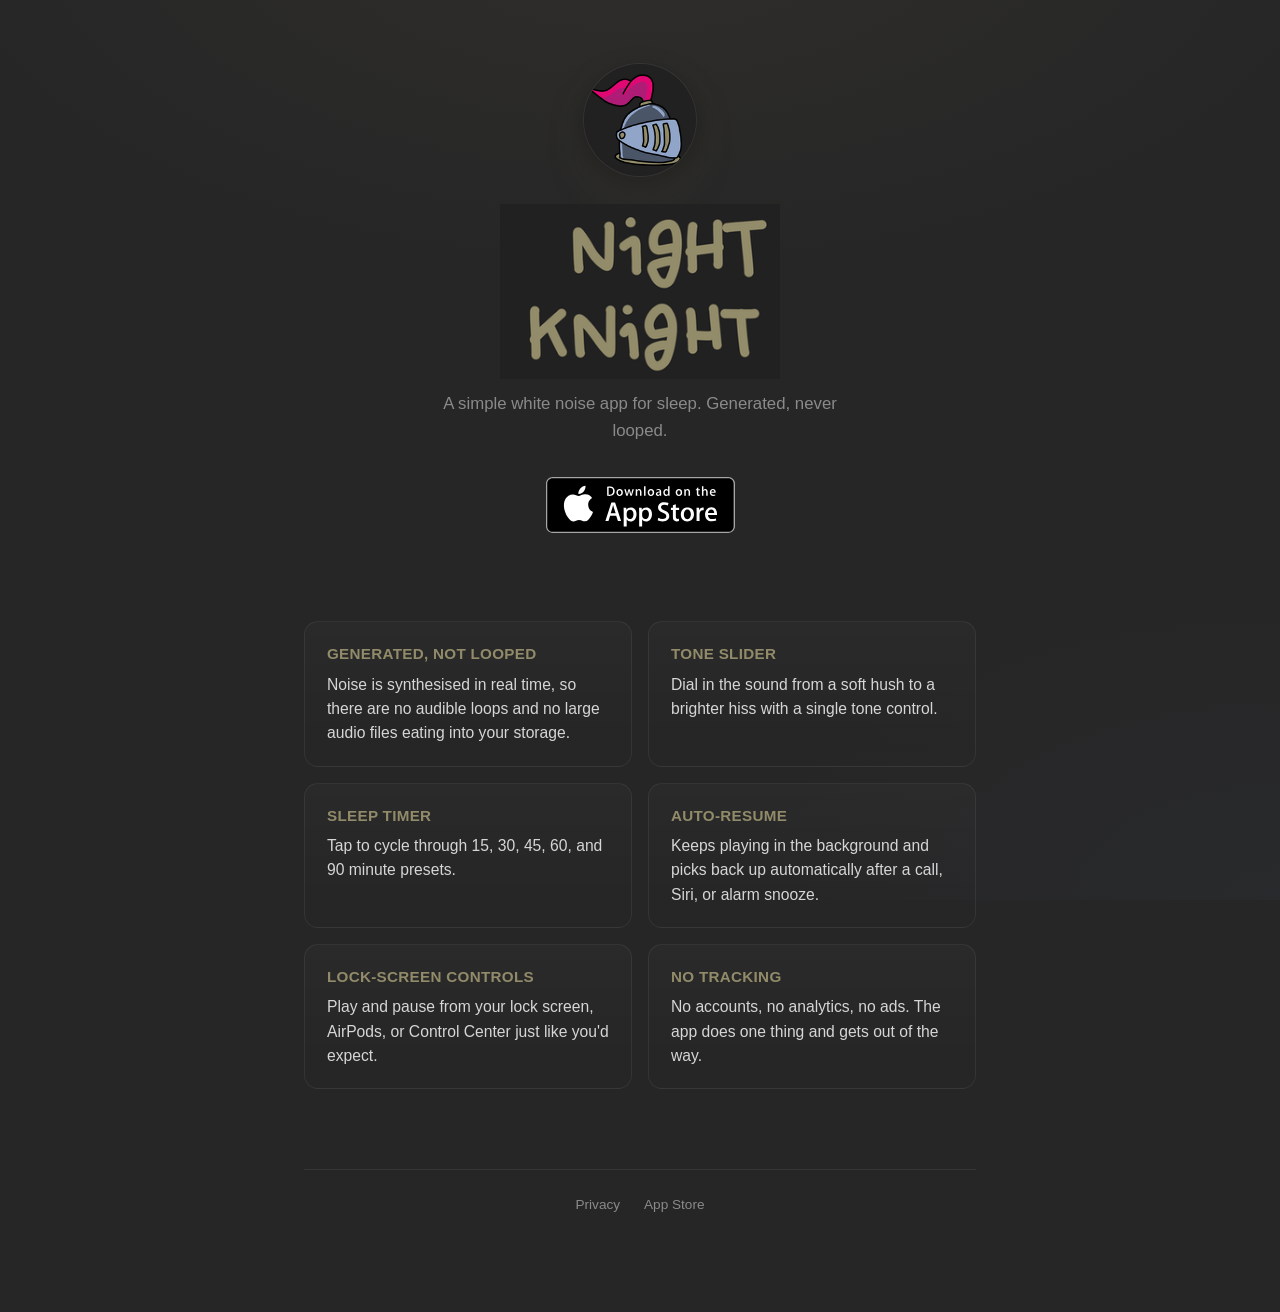
<file: index.html>
<!DOCTYPE html>
<html lang="en">
<head>
  <meta charset="utf-8">
  <meta name="viewport" content="width=device-width, initial-scale=1, viewport-fit=cover">
  <meta name="theme-color" content="#262626">
  <title>Night Knight — White Noise for Sleep</title>

  <meta name="description" content="A simple white noise app for sleep. Generated, never looped. Sleep timer with fade-out, lock-screen controls, and auto-resume after calls.">
  <meta name="author" content="Night Knight">

  <link rel="apple-touch-icon" href="images/logo.png">
  <link rel="icon" href="favicon.ico" sizes="any">
  <link rel="canonical" href="https://nightknight.co/">

  <meta property="og:type" content="website">
  <meta property="og:title" content="Night Knight">
  <meta property="og:url" content="https://nightknight.co/">
  <meta property="og:image" content="https://nightknight.co/images/logo.png">
  <meta property="og:description" content="A simple white noise app for sleep.">
  <meta property="og:site_name" content="Night Knight">
  <meta name="twitter:card" content="summary">

  <link rel="stylesheet" href="assets/main.css">
</head>
<body>
  <div class="container">
    <header class="hero">
      <div class="logo" role="img" aria-label="Night Knight logo" style="background-image: url('images/logo.png')"></div>
      <img class="wordmark" src="images/Night_Knight_wordmark_small.png" alt="Night Knight">
      <p class="tagline">A simple white noise app for sleep. Generated, never looped.</p>
      <a class="cta" href="https://apps.apple.com/us/app/night-knight-white-noise/id1078483887">
        <img src="images/app-store-badge.svg" alt="Download on the App Store">
      </a>
    </header>

    <section class="features" aria-label="Features">
      <div class="feature">
        <h3>Generated, not looped</h3>
        <p>Noise is synthesised in real time, so there are no audible loops and no large audio files eating into your storage.</p>
      </div>
      <div class="feature">
        <h3>Tone slider</h3>
        <p>Dial in the sound from a soft hush to a brighter hiss with a single tone control.</p>
      </div>
      <div class="feature">
        <h3>Sleep timer</h3>
        <p>Tap to cycle through 15, 30, 45, 60, and 90 minute presets.</p>
      </div>
      <div class="feature">
        <h3>Auto-resume</h3>
        <p>Keeps playing in the background and picks back up automatically after a call, Siri, or alarm snooze.</p>
      </div>
      <div class="feature">
        <h3>Lock-screen controls</h3>
        <p>Play and pause from your lock screen, AirPods, or Control Center just like you'd expect.</p>
      </div>
      <div class="feature">
        <h3>No tracking</h3>
        <p>No accounts, no analytics, no ads. The app does one thing and gets out of the way.</p>
      </div>
    </section>

    <footer class="footer">
      <a href="privacy/">Privacy</a>
      <a href="https://apps.apple.com/us/app/night-knight-white-noise/id1078483887">App Store</a>
    </footer>
  </div>
</body>
</html>
</file>
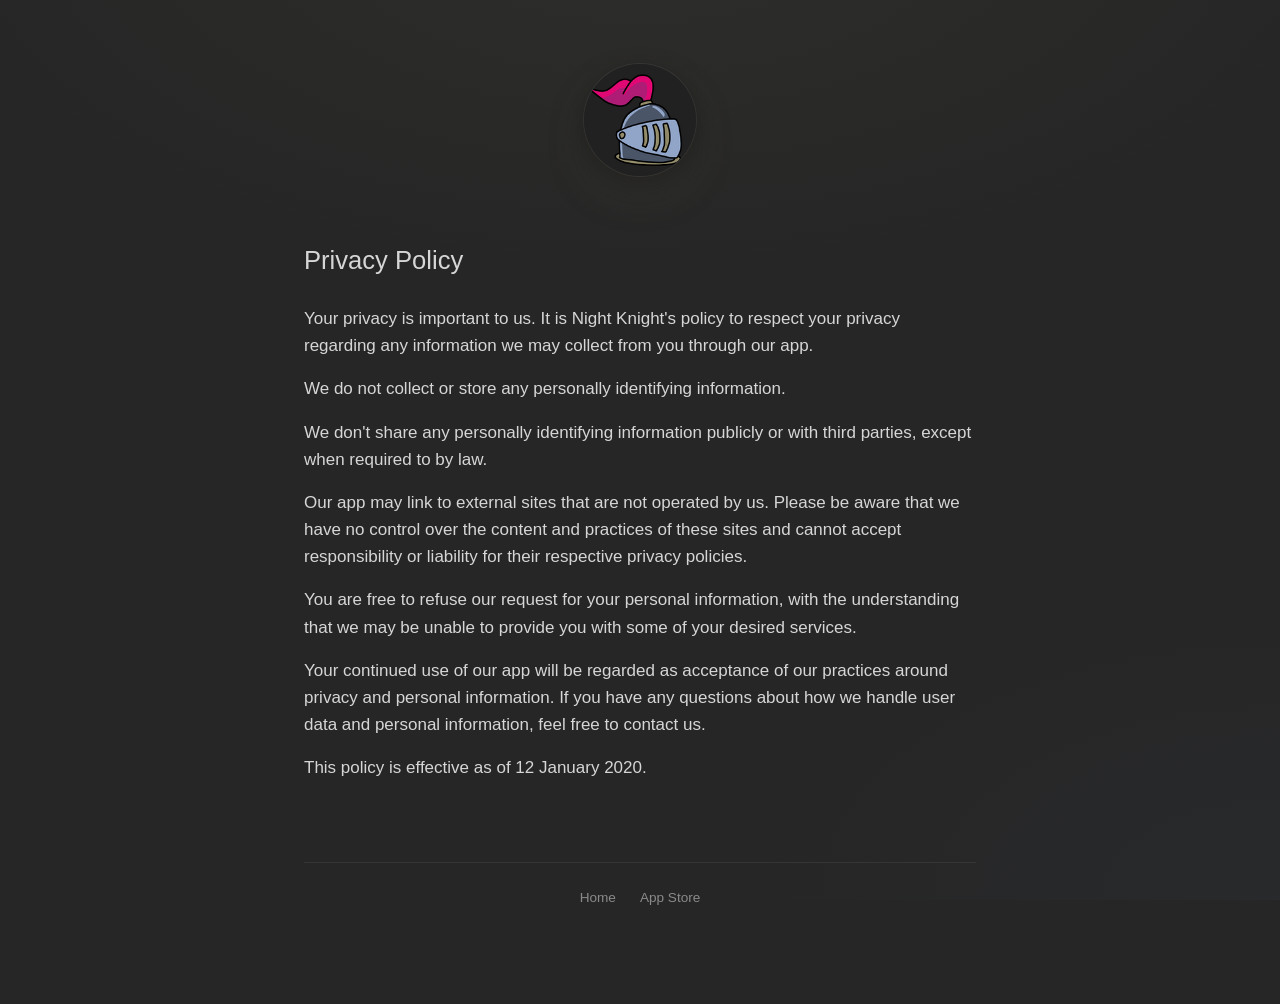
<file: privacy/index.html>
<!DOCTYPE html>
<html lang="en">
<head>
  <meta charset="utf-8">
  <meta name="viewport" content="width=device-width, initial-scale=1, viewport-fit=cover">
  <meta name="theme-color" content="#262626">
  <title>Privacy — Night Knight</title>

  <meta name="description" content="Night Knight privacy policy. We don't collect personal information.">

  <link rel="apple-touch-icon" href="../images/logo.png">
  <link rel="icon" href="../favicon.ico" sizes="any">
  <link rel="canonical" href="https://nightknight.co/privacy/">

  <meta property="og:type" content="website">
  <meta property="og:title" content="Night Knight — Privacy">
  <meta property="og:url" content="https://nightknight.co/privacy/">
  <meta property="og:image" content="https://nightknight.co/images/logo.png">
  <meta property="og:site_name" content="Night Knight">

  <link rel="stylesheet" href="../assets/main.css">
</head>
<body>
  <div class="container">
    <header class="hero">
      <a href="../index.html" aria-label="Night Knight home">
        <div class="logo" role="img" aria-label="Night Knight logo" style="background-image: url('../images/logo.png')"></div>
      </a>
    </header>

    <article class="content">
      <h1>Privacy Policy</h1>

      <p>Your privacy is important to us. It is Night Knight's policy to respect your privacy regarding any information we may collect from you through our app.</p>

      <p>We do not collect or store any personally identifying information.</p>

      <p>We don't share any personally identifying information publicly or with third parties, except when required to by law.</p>

      <p>Our app may link to external sites that are not operated by us. Please be aware that we have no control over the content and practices of these sites and cannot accept responsibility or liability for their respective privacy policies.</p>

      <p>You are free to refuse our request for your personal information, with the understanding that we may be unable to provide you with some of your desired services.</p>

      <p>Your continued use of our app will be regarded as acceptance of our practices around privacy and personal information. If you have any questions about how we handle user data and personal information, feel free to contact us.</p>

      <p>This policy is effective as of 12 January 2020.</p>
    </article>

    <footer class="footer">
      <a href="../index.html">Home</a>
      <a href="https://apps.apple.com/us/app/night-knight-white-noise/id1078483887">App Store</a>
    </footer>
  </div>
</body>
</html>
</file>
<file: assets/main.css>
:root {
  --bg: #262626;
  --bg-elev: #2e2e2e;
  --accent: #928b6a;
  --accent-glow: rgba(146, 139, 106, 0.25);
  --text: #d6d6d6;
  --text-muted: #8a8a8a;
  --border: rgba(214, 214, 214, 0.08);
  --radius: 14px;
  --max-width: 720px;
  --easing: cubic-bezier(0.2, 0.7, 0.2, 1);
}

*,
*::before,
*::after {
  box-sizing: border-box;
}

html {
  -webkit-text-size-adjust: 100%;
}

body {
  margin: 0;
  font-family: -apple-system, BlinkMacSystemFont, "SF Pro Text", "Segoe UI", Roboto, Helvetica, Arial, sans-serif;
  font-weight: 300;
  font-size: 17px;
  line-height: 1.6;
  color: var(--text);
  background:
    radial-gradient(1200px 600px at 50% -10%, rgba(146, 139, 106, 0.08), transparent 60%),
    radial-gradient(900px 500px at 100% 100%, rgba(80, 100, 140, 0.06), transparent 60%),
    var(--bg);
  background-attachment: fixed;
  min-height: 100vh;
  -webkit-font-smoothing: antialiased;
  -moz-osx-font-smoothing: grayscale;
}

a {
  color: var(--accent);
  text-decoration: none;
  transition: opacity 0.2s var(--easing);
}

a:hover {
  opacity: 0.75;
}

img {
  max-width: 100%;
  height: auto;
  display: block;
}

.container {
  max-width: var(--max-width);
  margin: 0 auto;
  padding: 64px 24px 96px;
}

/*** Hero ***/
.hero {
  text-align: center;
  animation: fadeUp 0.8s var(--easing) both;
}

.logo {
  width: 112px;
  height: 112px;
  margin: 0 auto 28px;
  border-radius: 50%;
  background-size: cover;
  background-position: center;
  box-shadow:
    0 0 0 1px var(--border),
    0 20px 60px -20px var(--accent-glow),
    0 8px 24px rgba(0, 0, 0, 0.4);
  animation: float 6s ease-in-out infinite;
}

.wordmark {
  width: 280px;
  max-width: 80%;
  margin: 0 auto 12px;
}

.tagline {
  color: var(--text-muted);
  font-size: 1.05rem;
  margin: 0 auto 32px;
  max-width: 28rem;
}

.cta {
  display: inline-block;
  margin: 0 auto;
  transition: transform 0.2s var(--easing);
}

.cta:hover {
  transform: translateY(-2px);
}

.cta img {
  height: 56px;
  width: auto;
}

/*** Features ***/
.features {
  margin-top: 80px;
  display: grid;
  gap: 16px;
  grid-template-columns: 1fr;
  animation: fadeUp 0.8s 0.15s var(--easing) both;
}

@media (min-width: 600px) {
  .features {
    grid-template-columns: 1fr 1fr;
  }
}

.feature {
  background: linear-gradient(180deg, rgba(255, 255, 255, 0.02), rgba(255, 255, 255, 0));
  border: 1px solid var(--border);
  border-radius: var(--radius);
  padding: 20px 22px;
  transition: border-color 0.3s var(--easing), transform 0.3s var(--easing);
}

.feature:hover {
  border-color: rgba(146, 139, 106, 0.35);
  transform: translateY(-2px);
}

.feature h3 {
  margin: 0 0 6px;
  color: var(--accent);
  font-size: 0.95rem;
  font-weight: 600;
  letter-spacing: 0.02em;
  text-transform: uppercase;
}

.feature p {
  margin: 0;
  color: var(--text);
  font-size: 0.98rem;
  line-height: 1.55;
}

/*** Content (privacy page etc.) ***/
.content {
  margin-top: 64px;
  animation: fadeUp 0.8s 0.1s var(--easing) both;
}

.content h1 {
  font-size: 1.6rem;
  font-weight: 500;
  margin: 0 0 24px;
  color: var(--text);
}

.content h2 {
  font-size: 1.15rem;
  font-weight: 500;
  margin: 32px 0 12px;
  color: var(--accent);
}

.content p {
  margin: 0 0 16px;
  color: var(--text);
}

.content p + p {
  margin-top: 0;
}

/*** Footer ***/
.footer {
  margin-top: 80px;
  padding-top: 24px;
  border-top: 1px solid var(--border);
  display: flex;
  justify-content: center;
  gap: 24px;
  font-size: 0.85rem;
  color: var(--text-muted);
}

.footer a {
  color: var(--text-muted);
}

.footer a:hover {
  color: var(--accent);
  opacity: 1;
}

/*** Animations ***/
@keyframes fadeUp {
  from {
    opacity: 0;
    transform: translateY(12px);
  }
  to {
    opacity: 1;
    transform: translateY(0);
  }
}

@keyframes float {
  0%, 100% {
    transform: translateY(0);
  }
  50% {
    transform: translateY(-4px);
  }
}

@media (prefers-reduced-motion: reduce) {
  *, *::before, *::after {
    animation: none !important;
    transition: none !important;
  }
}
</file>
